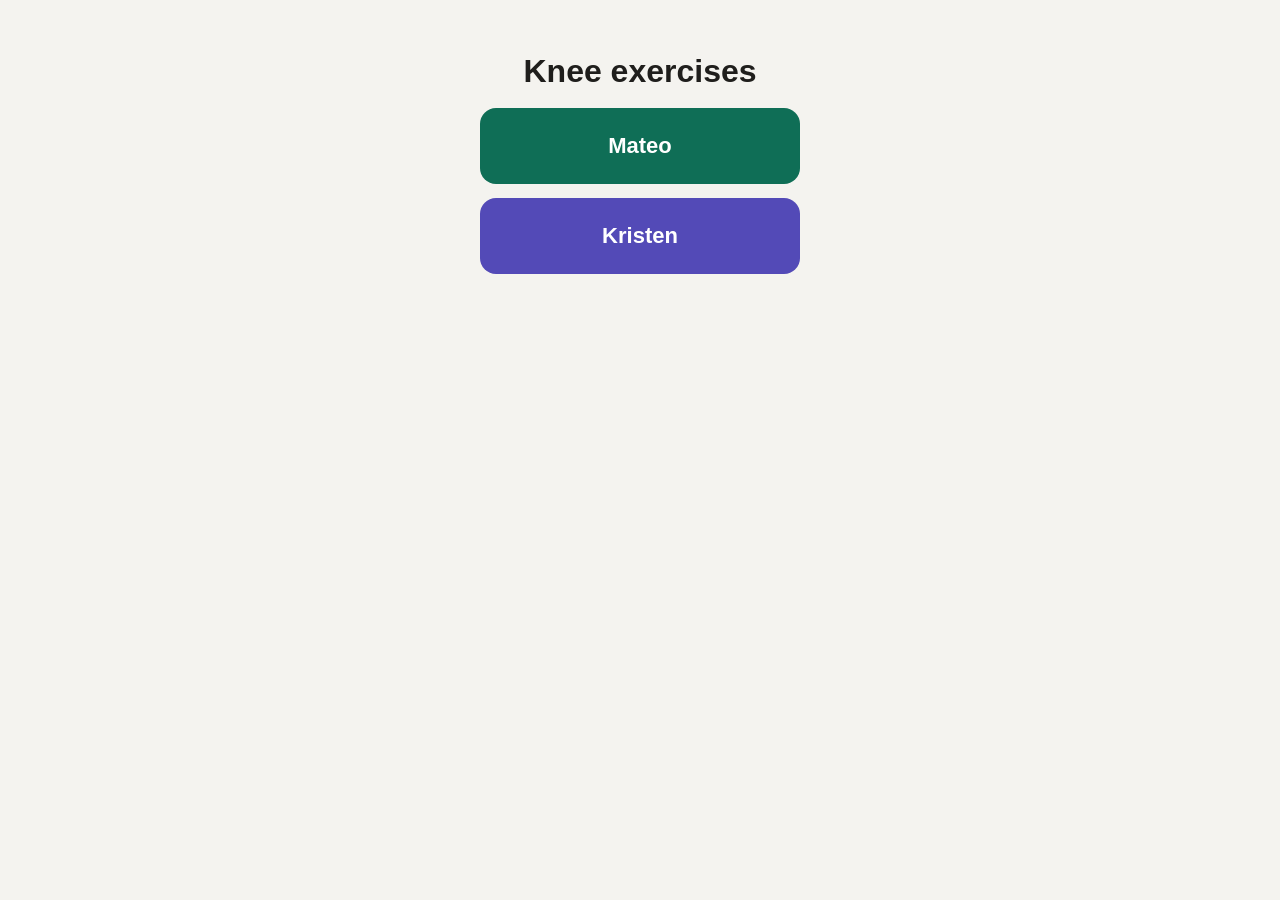
<file: docs/index.html>
<!doctype html>
<html lang="en">
<head>
<meta charset="utf-8">
<meta name="viewport" content="width=device-width, initial-scale=1, viewport-fit=cover">
<title>Knee Exercises</title>
<link rel="stylesheet" href="style.css">
</head>
<body>
<div class="landing">
  <h1>Knee exercises</h1>
  <a href="mateo/" style="background:#0f6e56">Mateo</a>
  <a href="kristen/" style="background:#534ab7">Kristen</a>
</div>
</body>
</html>
</file>
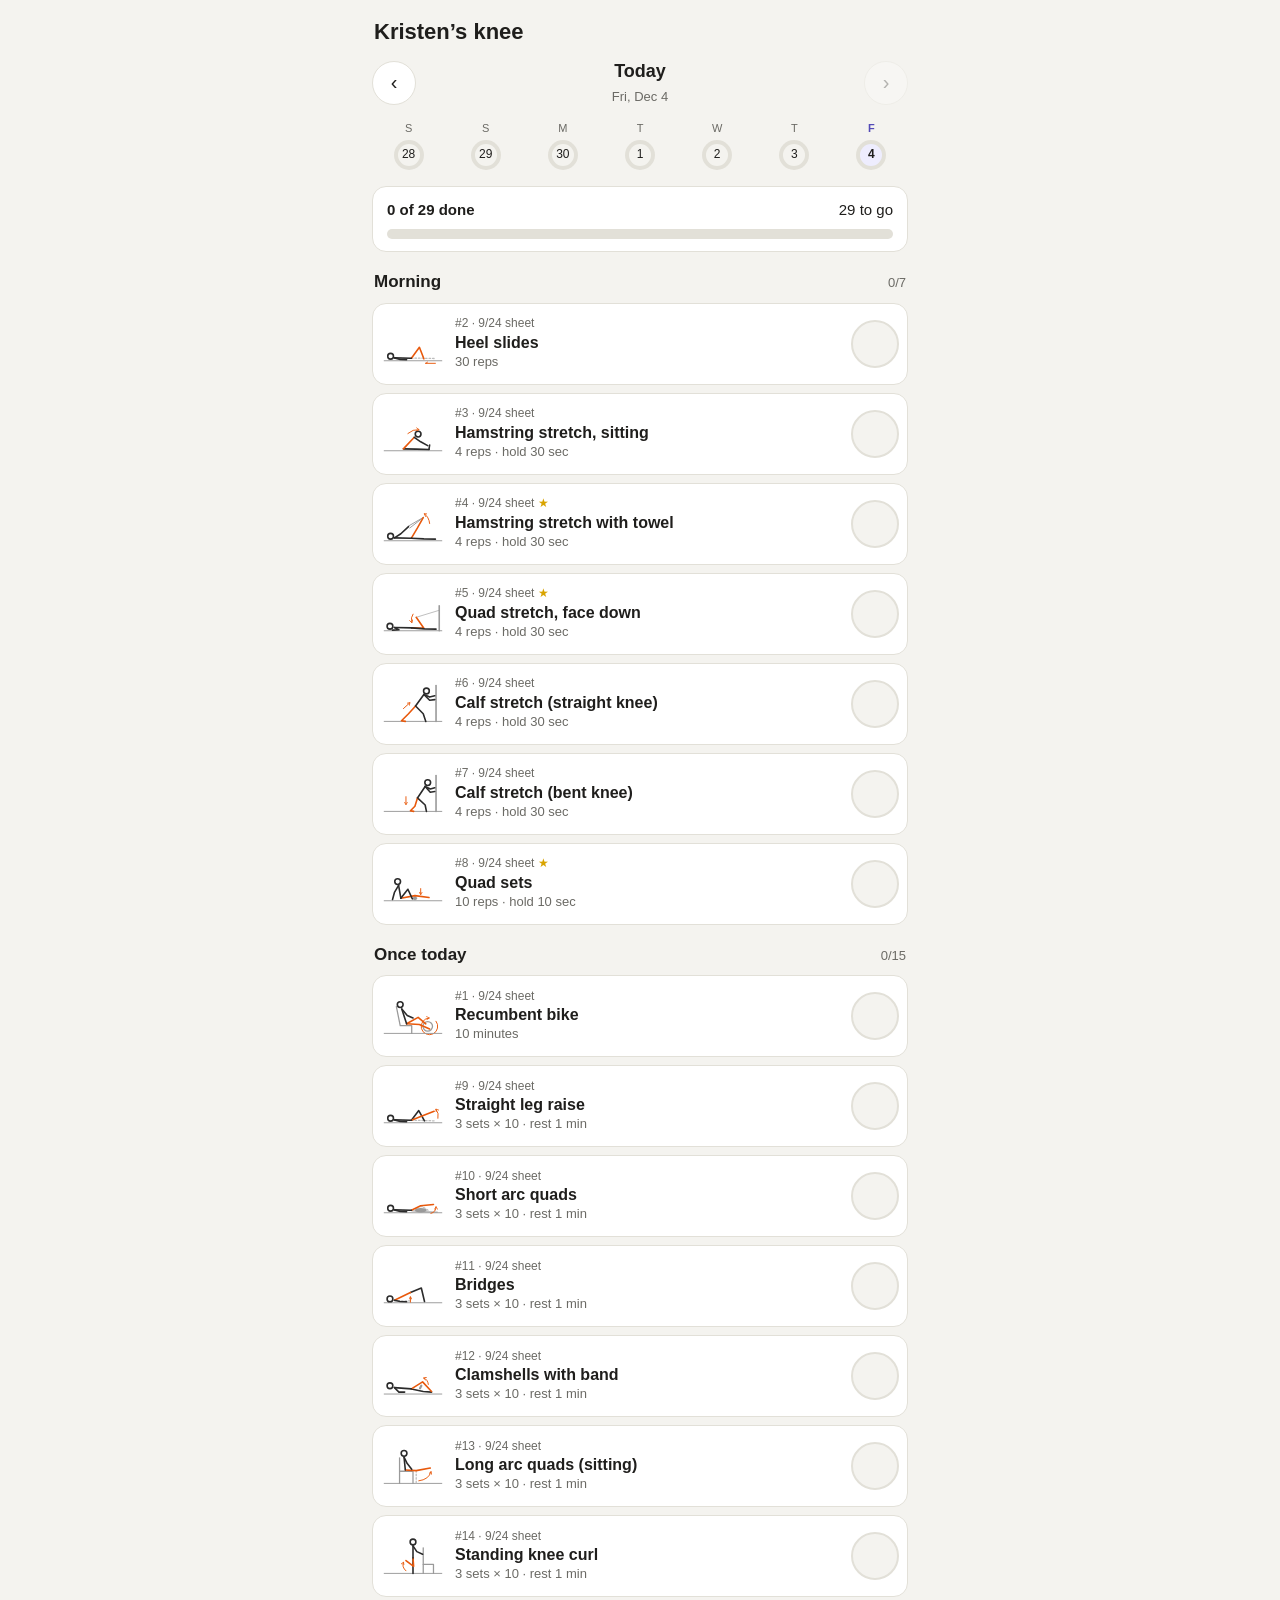
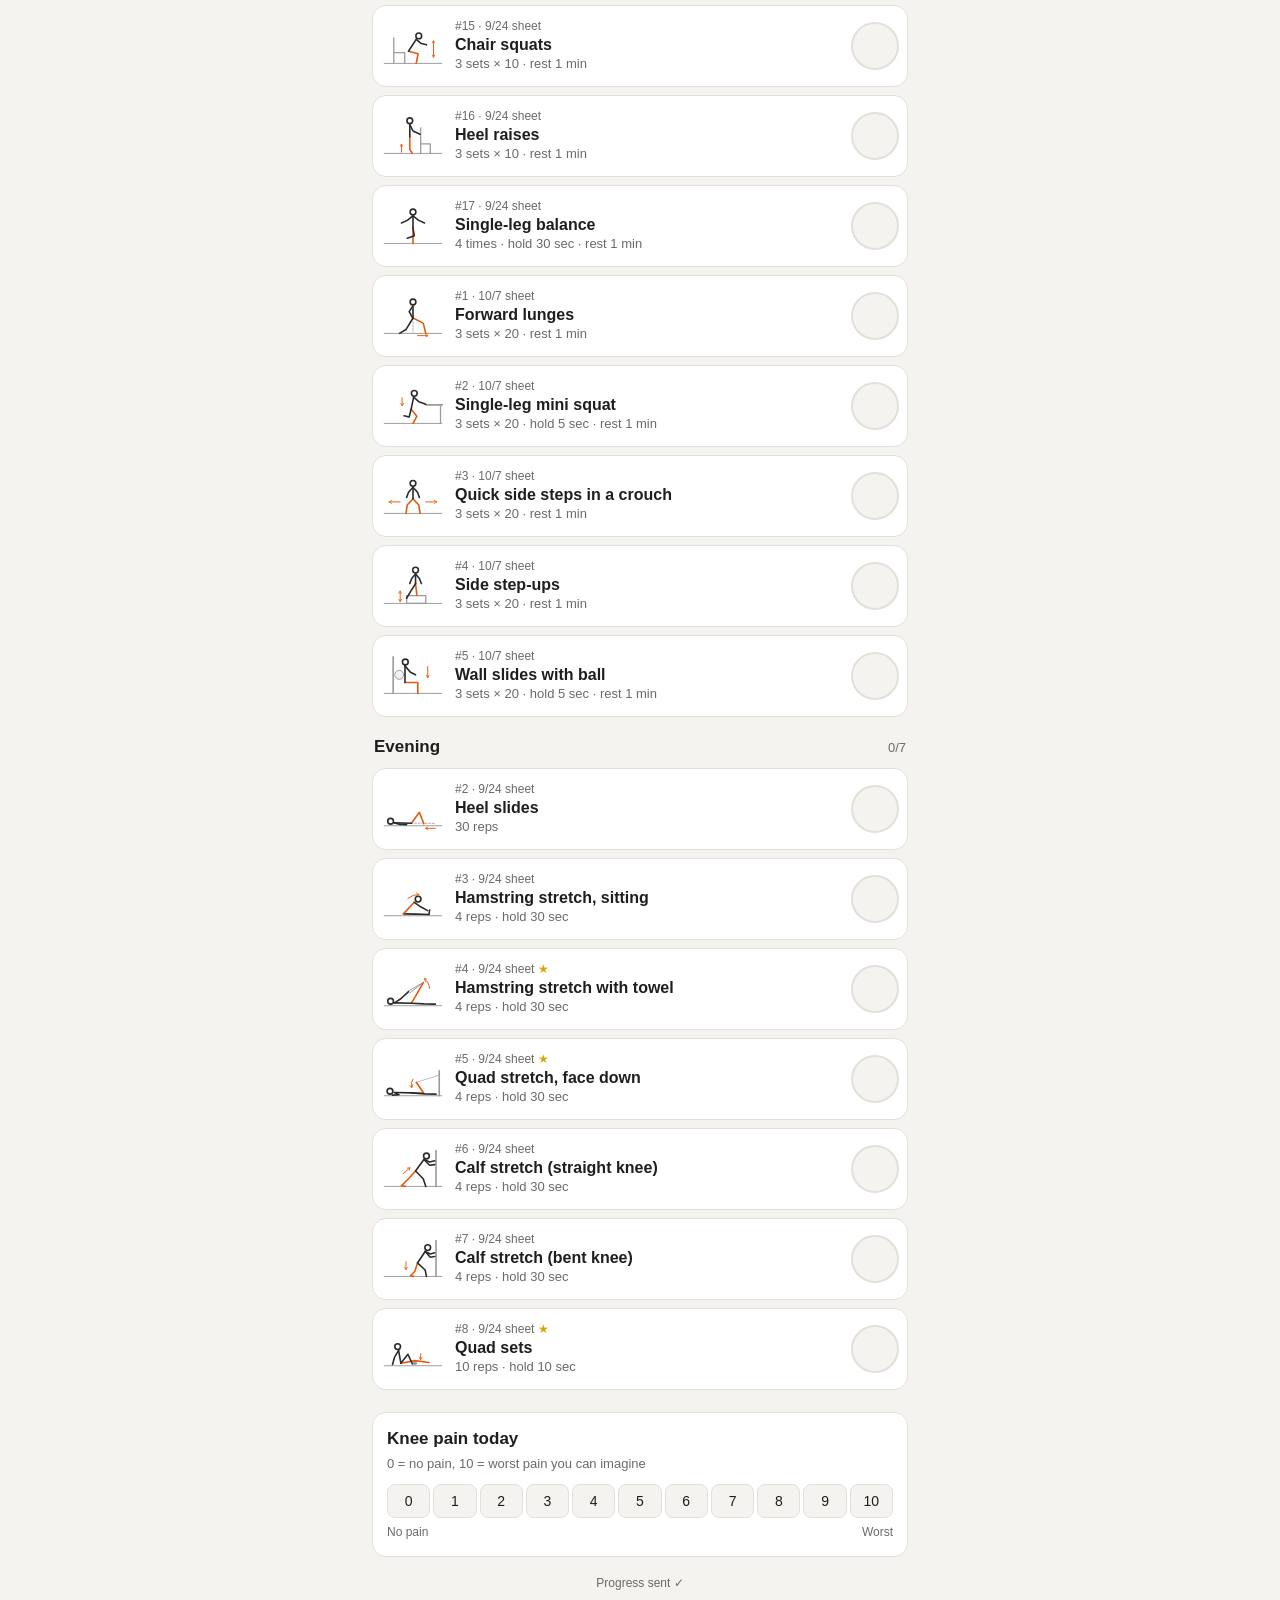
<file: docs/kristen/index.html>
<!doctype html>
<html lang="en">
<head>
<meta charset="utf-8">
<meta name="viewport" content="width=device-width, initial-scale=1, viewport-fit=cover">
<title>Kristen's Knee</title>
<meta name="apple-mobile-web-app-capable" content="yes">
<meta name="mobile-web-app-capable" content="yes">
<meta name="apple-mobile-web-app-title" content="Kristen Knee">
<meta name="apple-mobile-web-app-status-bar-style" content="default">
<meta name="theme-color" content="#534ab7">
<link rel="apple-touch-icon" href="../icons/kristen-180.png">
<link rel="icon" href="../icons/kristen-180.png">
<link rel="manifest" href="manifest.json">
<link rel="stylesheet" href="../style.css">
</head>
<body>
<main id="app"></main>
<div id="overlay" class="overlay" hidden></div>
<script>window.KID = 'kristen';</script>
<script src="../config.js"></script>
<script src="../exercises.js"></script>
<script src="../figures.js"></script>
<script src="../app.js"></script>
</body>
</html>
</file>
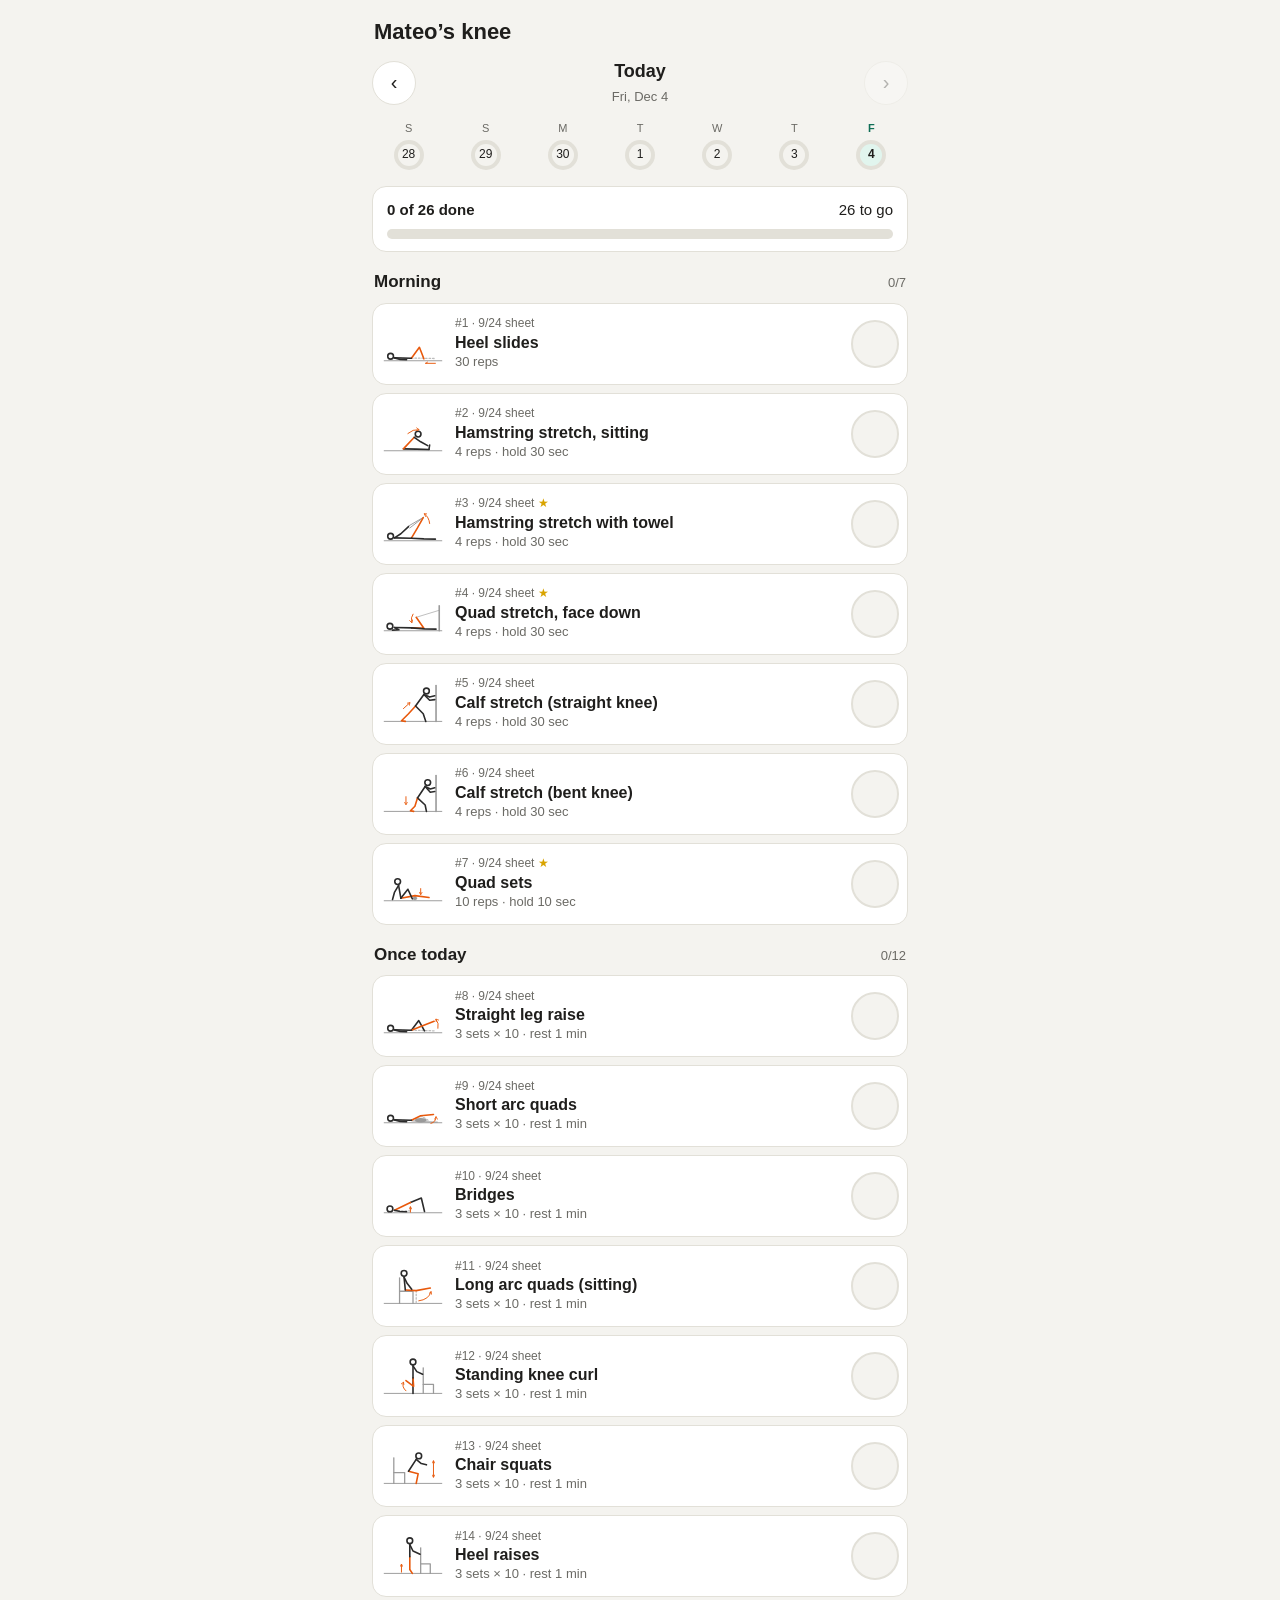
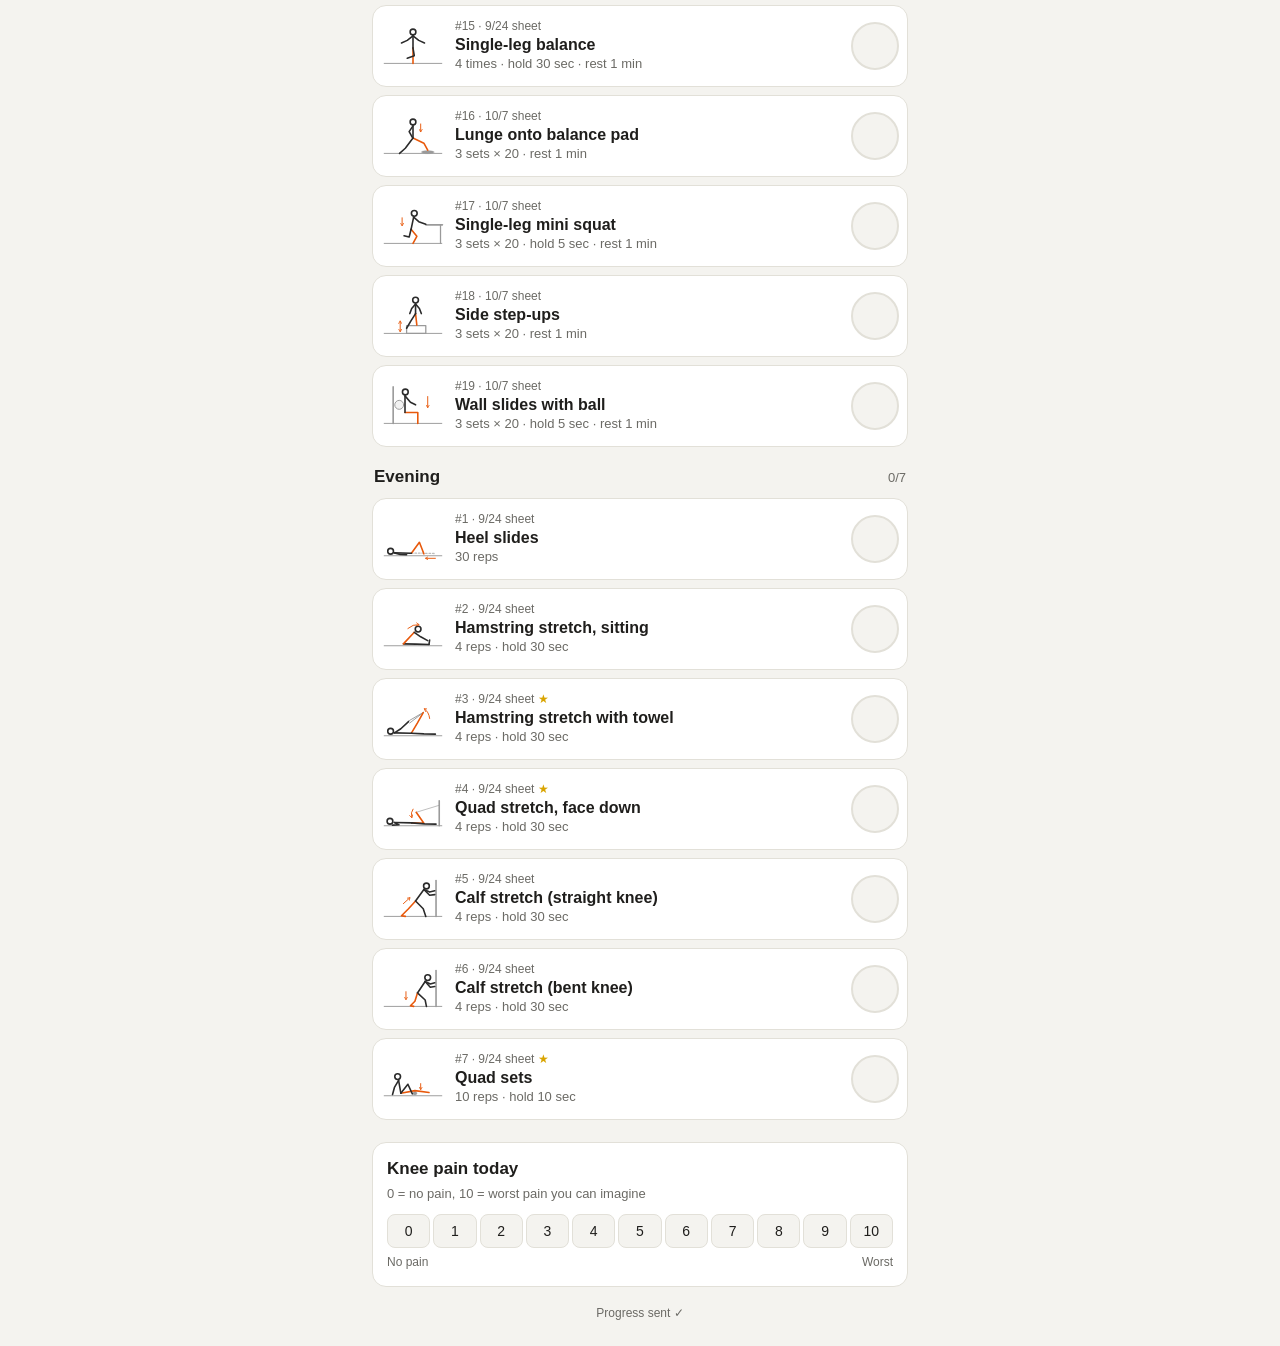
<file: docs/mateo/index.html>
<!doctype html>
<html lang="en">
<head>
<meta charset="utf-8">
<meta name="viewport" content="width=device-width, initial-scale=1, viewport-fit=cover">
<title>Mateo's Knee</title>
<meta name="apple-mobile-web-app-capable" content="yes">
<meta name="mobile-web-app-capable" content="yes">
<meta name="apple-mobile-web-app-title" content="Mateo Knee">
<meta name="apple-mobile-web-app-status-bar-style" content="default">
<meta name="theme-color" content="#0f6e56">
<link rel="apple-touch-icon" href="../icons/mateo-180.png">
<link rel="icon" href="../icons/mateo-180.png">
<link rel="manifest" href="manifest.json">
<link rel="stylesheet" href="../style.css">
</head>
<body>
<main id="app"></main>
<div id="overlay" class="overlay" hidden></div>
<script>window.KID = 'mateo';</script>
<script src="../config.js"></script>
<script src="../exercises.js"></script>
<script src="../figures.js"></script>
<script src="../app.js"></script>
</body>
</html>
</file>
<file: docs/style.css>
:root {
  --bg: #f4f3ef;
  --card: #ffffff;
  --text: #1f1e1c;
  --muted: #6b6a65;
  --line: #e2e0d8;
  --done: #2f8f4e;
  --done-bg: #e5f4ea;
  --warn: #b5541c;
  --accent: #0f6e56;
  --accent-soft: #e1f5ee;
  --radius: 14px;
  --safe-top: env(safe-area-inset-top, 0px);
  --safe-bottom: env(safe-area-inset-bottom, 0px);
}
body.kristen { --accent: #534ab7; --accent-soft: #eeedfe; }

@media (prefers-color-scheme: dark) {
  :root {
    --bg: #161615; --card: #232321; --text: #f1efe8; --muted: #a3a19a;
    --line: #36352f; --done: #5cc27d; --done-bg: #1d3325; --warn: #f0997b;
    --accent: #5dcaa5; --accent-soft: #10342a;
  }
  body.kristen { --accent: #aea8ec; --accent-soft: #2a2650; }
  .pic { filter: invert(0.88) hue-rotate(180deg); }
}

* { box-sizing: border-box; -webkit-tap-highlight-color: transparent; }
html, body { margin: 0; }
body {
  background: var(--bg); color: var(--text);
  font: 16px/1.45 -apple-system, BlinkMacSystemFont, "Segoe UI", Roboto, sans-serif;
  padding: calc(var(--safe-top) + 8px) 12px calc(var(--safe-bottom) + 24px);
  max-width: 560px; margin: 0 auto;
}
button { font: inherit; color: inherit; cursor: pointer; }
h1, h2, h3 { margin: 0; font-weight: 650; }

.top { display: flex; align-items: center; justify-content: space-between; gap: 8px; padding: 8px 2px 4px; }
.top h1 { font-size: 22px; }
.streak { font-size: 14px; color: var(--accent); background: var(--accent-soft); padding: 4px 10px; border-radius: 99px; white-space: nowrap; }

.daynav { display: flex; align-items: center; justify-content: space-between; margin: 6px 0 10px; }
.daynav .label { text-align: center; }
.daynav .label b { display: block; font-size: 18px; }
.daynav .label span { font-size: 13px; color: var(--muted); }
.iconbtn { width: 44px; height: 44px; border-radius: 50%; border: 1px solid var(--line); background: var(--card); font-size: 20px; display: grid; place-items: center; }
.iconbtn:disabled { opacity: .3; }

.week { display: grid; grid-template-columns: repeat(7, 1fr); gap: 4px; margin-bottom: 12px; }
.week button { border: 0; background: none; padding: 4px 0; display: flex; flex-direction: column; align-items: center; gap: 3px; font-size: 11px; color: var(--muted); }
.week .ring { width: 30px; height: 30px; border-radius: 50%; display: grid; place-items: center; font-size: 12px; color: var(--text);
  background: conic-gradient(var(--done) calc(var(--p) * 1%), var(--line) 0); }
.week .ring i { width: 22px; height: 22px; border-radius: 50%; background: var(--bg); display: grid; place-items: center; font-style: normal; }
.week .sel { color: var(--accent); font-weight: 700; }
.week .sel .ring i { background: var(--accent-soft); }

.progress { background: var(--card); border: 1px solid var(--line); border-radius: var(--radius); padding: 12px 14px; margin-bottom: 14px; }
.progress .row { display: flex; justify-content: space-between; font-size: 15px; margin-bottom: 8px; }
.bar { height: 10px; background: var(--line); border-radius: 99px; overflow: hidden; }
.bar > div { height: 100%; background: var(--done); border-radius: 99px; transition: width .3s; }
.offday { font-size: 13px; color: var(--muted); margin-top: 8px; }

.section { margin: 18px 2px 8px; display: flex; align-items: baseline; justify-content: space-between; }
.section h2 { font-size: 17px; }
.section span { font-size: 13px; color: var(--muted); }

.card { display: flex; align-items: center; gap: 10px; background: var(--card); border: 1px solid var(--line);
  border-radius: var(--radius); padding: 8px; margin-bottom: 8px; transition: background .2s; }
.card.done { background: var(--done-bg); border-color: transparent; }
.card .open { flex: 1; min-width: 0; display: flex; align-items: center; gap: 10px; border: 0; background: none; padding: 0; text-align: left; }
.thumb { width: 64px; height: 64px; flex: none; border-radius: 10px; background: #fff; display: grid; place-items: center; overflow: hidden; }
.thumb img, .thumb svg { max-width: 100%; max-height: 100%; }
.pic svg { width: 100%; max-height: 260px; }
.timer .pic svg { max-height: 150px; }
.card .info { min-width: 0; }
.tag { font-size: 12px; color: var(--muted); }
.tag .star { color: #d9a400; }
.card .name { font-weight: 600; font-size: 16px; line-height: 1.25; }
.card .dose { font-size: 13px; color: var(--muted); }
.check { width: 48px; height: 48px; flex: none; border-radius: 50%; border: 2px solid var(--line); background: var(--bg); display: grid; place-items: center; }
.check svg { width: 24px; height: 24px; opacity: 0; }
.card.done .check { background: var(--done); border-color: var(--done); color: #fff; }
.card.done .check svg { opacity: 1; }

.pain { background: var(--card); border: 1px solid var(--line); border-radius: var(--radius); padding: 14px; margin-top: 22px; }
.pain h2 { font-size: 17px; margin-bottom: 4px; }
.pain p { margin: 0 0 10px; font-size: 13px; color: var(--muted); }
.scale { display: grid; grid-template-columns: repeat(11, minmax(0, 1fr)); gap: 3px; }
.scale button { min-width: 0; height: 34px; border-radius: 8px; border: 1px solid var(--line); background: var(--bg); font-size: 14px; padding: 0; }
@media (max-width: 360px) { .pain { padding: 12px 10px; } .scale { gap: 2px; } .scale button { font-size: 13px; } .thumb { width: 54px; height: 54px; } }
.scale button.on { color: #fff; border-color: transparent; }
.scale-labels { display: flex; justify-content: space-between; font-size: 12px; color: var(--muted); margin-top: 6px; }

.sync { text-align: center; font-size: 12px; color: var(--muted); margin-top: 18px; }

/* Overlays */
.overlay { position: fixed; inset: 0; background: var(--bg); z-index: 10; overflow-y: auto;
  padding: calc(var(--safe-top) + 10px) 16px calc(var(--safe-bottom) + 24px); }
.overlay .inner { max-width: 560px; margin: 0 auto; }
.overlay .close { position: sticky; top: 0; margin-left: auto; z-index: 2; }
.pic { background: #fff; border-radius: var(--radius); padding: 10px; display: grid; place-items: center; margin: 4px 0 14px; }
.pic img { width: 100%; max-height: 300px; object-fit: contain; }
.detail h2 { font-size: 22px; }
.detail .tag { font-size: 13px; margin-bottom: 4px; }
.chips { display: flex; flex-wrap: wrap; gap: 6px; margin: 10px 0; }
.chip { background: var(--accent-soft); color: var(--accent); font-size: 14px; padding: 4px 10px; border-radius: 99px; }
.chip.gear { background: var(--card); color: var(--text); border: 1px solid var(--line); }
.detail ol { padding-left: 22px; margin: 10px 0; }
.detail li { margin-bottom: 6px; }
.tipbox { background: var(--card); border-left: 4px solid var(--accent); padding: 10px 12px; border-radius: 0 10px 10px 0; font-size: 15px; margin: 10px 0; }
.btn { display: block; width: 100%; padding: 15px; border-radius: 12px; border: 0; font-size: 17px; font-weight: 600; text-align: center; text-decoration: none; margin-top: 10px; }
.btn.primary { background: var(--accent); color: #fff; }
.btn.secondary { background: var(--card); color: var(--text); border: 1px solid var(--line); }
.btn.good { background: var(--done); color: #fff; }
@media (prefers-color-scheme: dark) { .btn.primary { color: #10100f; } }

/* Timer */
.timer { display: flex; flex-direction: column; align-items: center; text-align: center; min-height: 100%; }
.timer .tname { font-size: 18px; font-weight: 600; margin-top: 4px; }
.timer .where { font-size: 15px; color: var(--muted); margin-top: 2px; min-height: 22px; }
.dial { position: relative; width: min(72vw, 280px); aspect-ratio: 1; margin: 18px 0 10px; }
.dial svg { width: 100%; height: 100%; transform: rotate(-90deg); }
.dial circle { fill: none; stroke-width: 12; }
.dial .track { stroke: var(--line); }
.dial .arc { stroke: var(--accent); stroke-linecap: round; transition: stroke-dashoffset .1s linear; }
.dial.rest .arc { stroke: var(--muted); }
.dial.hold .arc { stroke: var(--warn); }
.dial .center { position: absolute; inset: 0; display: grid; place-content: center; }
.dial .big { font-size: 64px; font-weight: 700; line-height: 1; font-variant-numeric: tabular-nums; }
.dial .phase { font-size: 18px; color: var(--muted); margin-top: 6px; }
.timer .controls { display: grid; grid-template-columns: 1fr 1fr; gap: 10px; width: 100%; max-width: 360px; }
.timer .controls .btn { margin: 0; }
.timer .hint { font-size: 12px; color: var(--muted); margin-top: 14px; }
.timer .pic { width: 100%; max-width: 360px; margin-top: 16px; }
.timer .pic img { max-height: 160px; }

/* Landing */
.landing { text-align: center; padding-top: 40px; }
.landing a { display: block; margin: 14px auto; max-width: 320px; padding: 22px; border-radius: 16px; color: #fff; font-size: 22px; font-weight: 700; text-decoration: none; }
</file>
